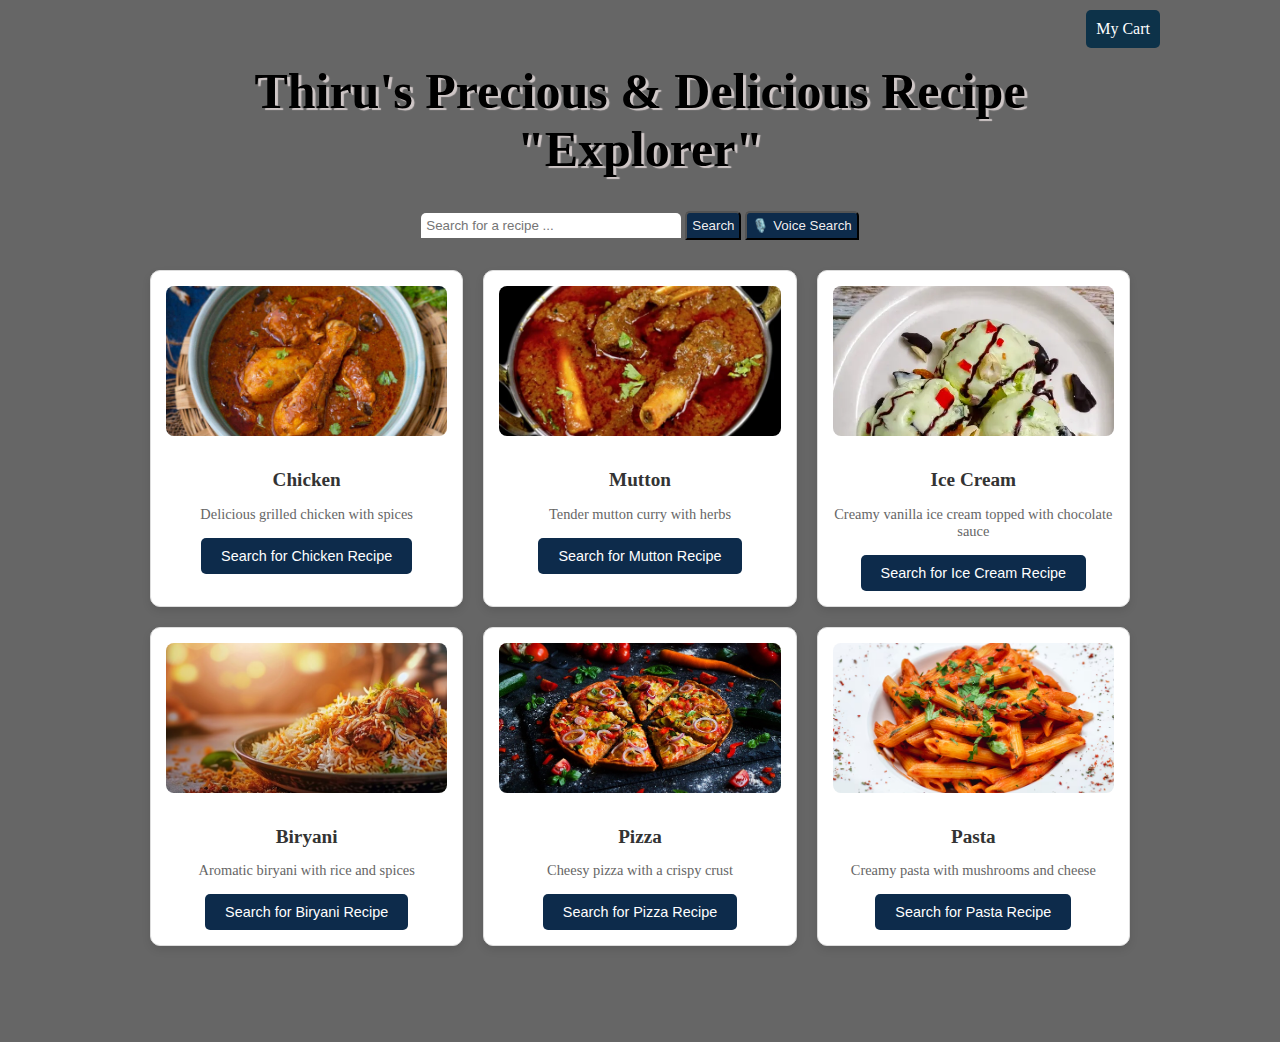
<file: index.html>
<!DOCTYPE html>
<html lang="en">
<head>
    <meta charset="UTF-8">
    <meta name="viewport" content="width=device-width, initial-scale=1.0">
     <meta property="og:title" content="Delicious Recipes - Discover Your Favorite Dishes" />
<meta property="og:description" content="Find step-by-step instructions for making mouth-watering recipes. Explore a variety of cuisines and start cooking like a pro!" />
<meta property="og:image" content="https://images.immediate.co.uk/production/volatile/sites/30/2020/08/chorizo-mozarella-gnocchi-bake-cropped-9ab73a3.jpg?quality=90&resize=556,505" />
<!-- <meta property="og:url" content="https://github-thiru.github.io/META-TAG/" /> -->
<meta property="og:type" content="website" />

    <title>Recipe Search</title>
    <link rel="stylesheet" href="style2.css">
</head>
<body>

    <div class="container">
        <h1>Thiru's Precious & Delicious Recipe "Explorer"</h1>

        
        <input type="text" id="searchinput" placeholder="Search for a recipe ..." />
        <button onclick="searchrecipe()">Search</button>
       <button id="voiceButton">🎙️ Voice Search</button>
   


       
        <div id="dynamic-food-cards" class="food-cards"></div>

       
        <div id="recipecontainer" class="items"></div>
    </div>

   
<button id="backButton" onclick="showDynamicFoodCards()" style="display: none;">Back</button>

<!-- <div id="dynamic-food-cards"></div> -->
<a href="./index3.html" class="redirect-link">My Cart</a>

<button id="logoutButton" style="display:none;" onclick="logout()">Logout</button>

<div id="cartContainer">
    <!-- <h2>Cart</h2> -->
    <ul id="cartItems"></ul>   <!-- This will list the items in the cart -->
</div>


<!--------------- -->





    <script src="script2.js"></script>
</body>
</html>
</file>
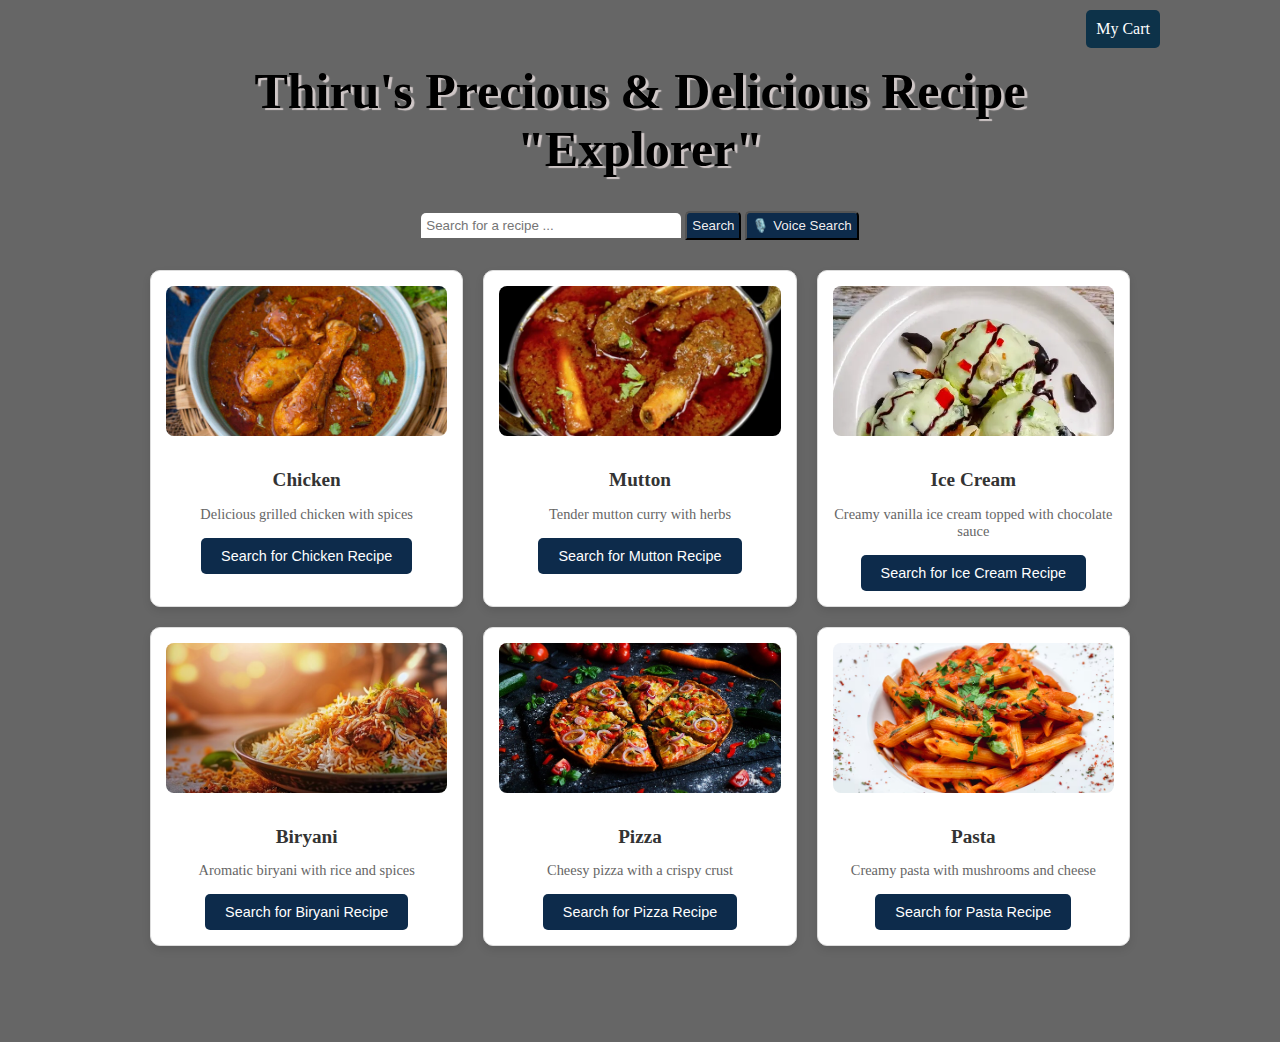
<file: index2.html>
<!DOCTYPE html>
<html lang="en">
<head>
    <meta charset="UTF-8">
    <meta name="viewport" content="width=device-width, initial-scale=1.0">
    <title>Recipe Search</title>
    <link rel="stylesheet" href="style2.css">
</head>
<body>

    <div class="container">
        <h1>Thiru's Precious & Delicious Recipe "Explorer"</h1>

        
        <input type="text" id="searchinput" placeholder="Search for a recipe ..." />
        <button onclick="searchrecipe()">Search</button>
       <button id="voiceButton">🎙️ Voice Search</button>
   


       
        <div id="dynamic-food-cards" class="food-cards"></div>

       
        <div id="recipecontainer" class="items"></div>
    </div>

   
<button id="backButton" onclick="showDynamicFoodCards()" style="display: none;">Back</button>

<!-- <div id="dynamic-food-cards"></div> -->
<a href="./index3.html" class="redirect-link">My Cart</a>

<button id="logoutButton" style="display:none;" onclick="logout()">Logout</button>

<div id="cartContainer">
    <!-- <h2>Cart</h2> -->
    <ul id="cartItems"></ul>   <!-- This will list the items in the cart -->
</div>


<!--------------- -->





    <script src="script2.js"></script>
</body>
</html>
</file>
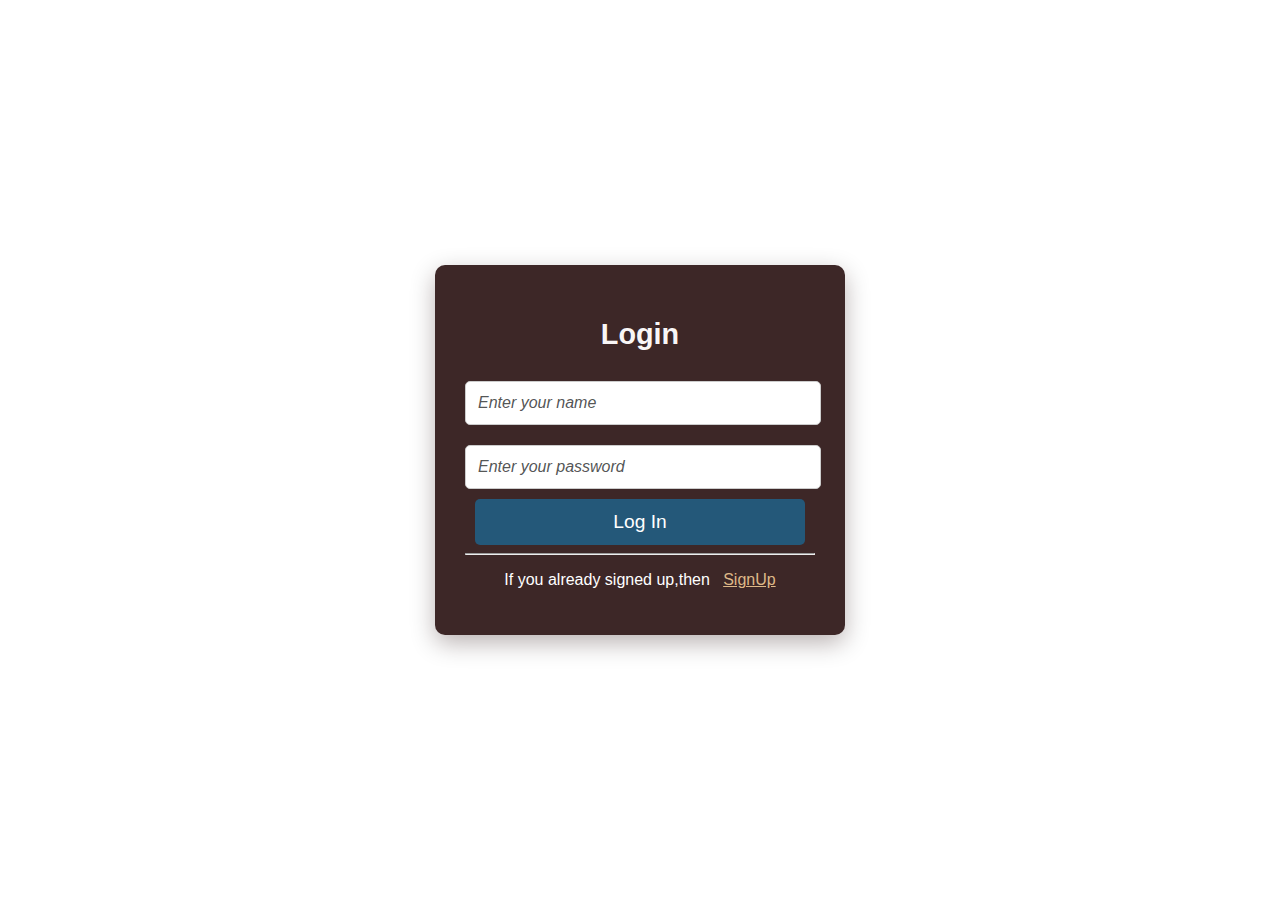
<file: login.html>
<!DOCTYPE html>
<html lang="en">

<head>
    <meta charset="UTF-8">
    <meta name="viewport" content="width=device-width, initial-scale=1.0">
    <title>Login</title>
    <style>
       
        body {
            margin: 0;
            padding: 0;
            font-family: Arial, sans-serif;
            display: flex;
            justify-content: center;
            align-items: center;
            height: 100vh;
            overflow: hidden;
        }



    
        .login-container {
            background: #3d2727;
          
            padding: 30px;
            border-radius: 10px;
            box-shadow: 0 8px 25px rgba(28, 2, 2, 0.3);
        
            text-align: center;
            width: 350px;
            z-index: 1;
        }

 
        .login-container h2 {
            margin-bottom: 20px;
            color: #f9f6f6;
            font-size: 1.8em;
            font-weight: bold;
        }

       
        .login-container input {
            width: calc(100% - 20px);
            padding: 12px;
            margin: 10px 0;
            border: 1px solid #ccc;
            border-radius: 5px;
            font-size: 1em;
            outline: none;
            transition: border 0.3s ease, box-shadow 0.3s ease;
        }



        .login-container input::placeholder {
            color: rgba(38, 40, 41, 0.8);
            font-style: italic;
        }


      
        .login-container button {
            width: calc(100% - 20px);
            padding: 12px;
            background: #245879;
            color: white;
            border: none;
            border-radius: 5px;
            font-size: 1.2em;
            cursor: pointer;
            transition: background 0.3s ease, transform 0.2s ease;
        }

       
        .login-container button:hover {
            background: #00000034;
            transform: scale(1.02);
         
        }

        .login-container p {
            color: white;
        }

        .login-container p a {
            color: burlywood;
        }

        .login-container p a:hover {
            color: rgb(242, 244, 239);
        }
    </style>
</head>

<body>
    <!-- Login Form -->
    <div class="login-container">
        <h2>Login</h2>
        <input type="text" id="username" name="username" required placeholder="Enter your name" pattern="[A-Za-z0-9]+">
        <input type="password" id="password" name="password" required placeholder="Enter your password">
        <button onclick="handleLogin()">Log In</button>
        <hr>
        <p>If you already signed up,then &nbsp;&nbsp;<a href="./signup.html">SignUp</a></p>
    </div>

  <!-- <script>

    const handleLogin=async()=>{
        let username=document.getElementById('username').value;
    let password=document.getElementById('password').value;
    // console.log(username,password)

    let res=await fetch("http://localhost:3000/users")
    let data=await res.json();
    // console.log(data)
    



data.forEach(ele => {
  if(ele.username === username && ele.password === password) {
    window.alert("login succes full");
    window.localStorage.setItem('isLoggedIn', 'true');
    window.location.href="http://127.0.0.1:5500/index2.html"
  }else{
    console.log("invalid data")
  }
});


document.getElementById('username').value = '';
document.getElementById('password').value = '';

    }
   

        




      
    </script> -->

    <script>
        const handleLogin = () => {
            let username = document.getElementById('username').value;
            let password = document.getElementById('password').value;

            // Get users from localStorage
            let users = JSON.parse(localStorage.getItem('users')) || [];

            // Check if the entered credentials match any stored user
            let validUser = users.find(user => user.username === username && user.password === password);

            if (validUser) {
                alert("Login successful!");
                // mywindow.close()
                localStorage.setItem('isLoggedIn', 'true');  // Set login status in localStorage
                window.location.href = "index.html";  
            } else {
                alert("Invalid credentials, please try again.");
            }

            // Clear the form
            document.getElementById('username').value = '';
            document.getElementById('password').value = '';
        };
    </script>

</body>

</html>
</file>
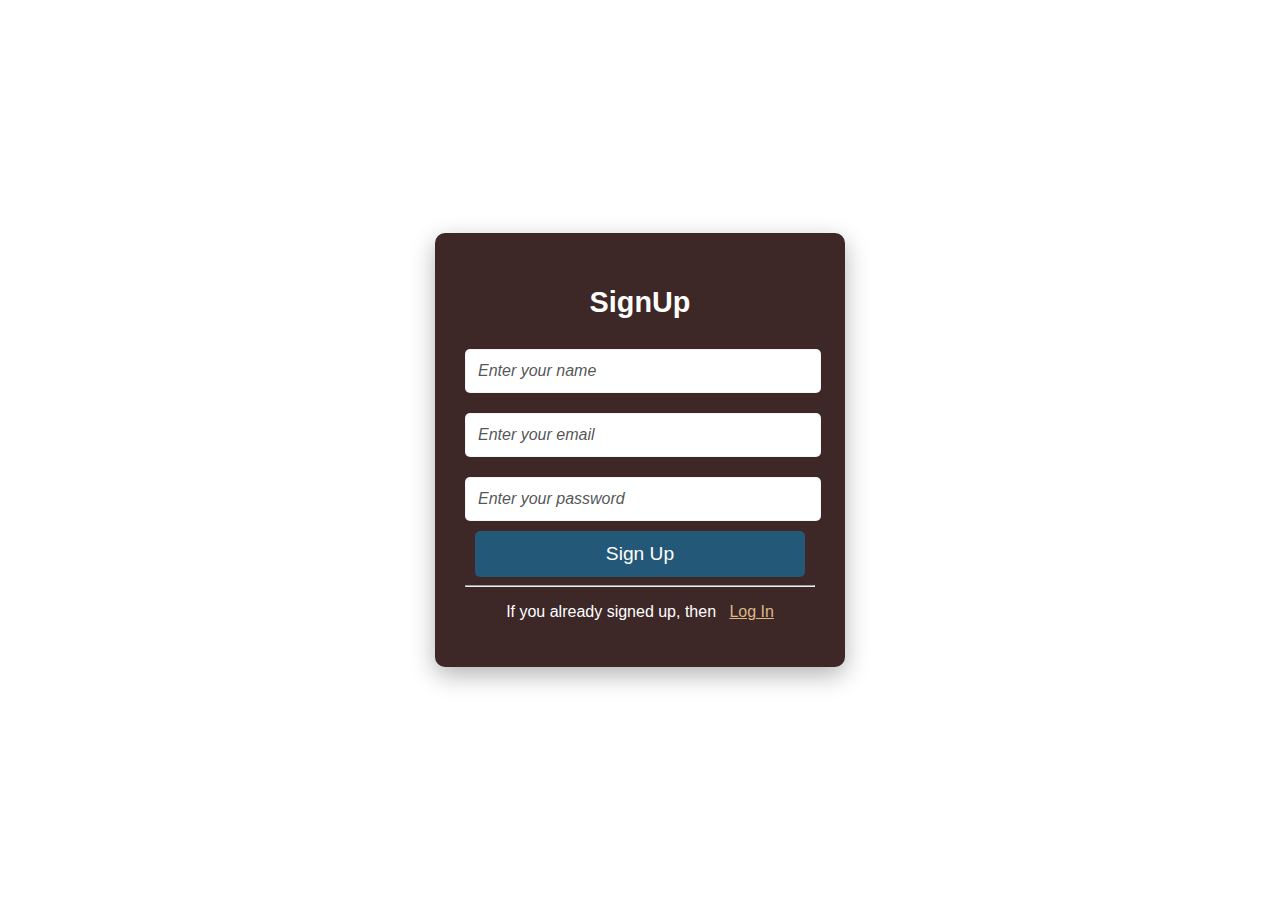
<file: signup.html>
<!DOCTYPE html>
<html lang="en">

<head>
    <meta charset="UTF-8">
    <meta name="viewport" content="width=device-width, initial-scale=1.0">
    <title>SignUp</title>
    <style>
        body {
            margin: 0;
            padding: 0;
            font-family: Arial, sans-serif;
            display: flex;
            justify-content: center;
            align-items: center;
            height: 100vh;
            overflow: hidden;
        }


        
        .signup-container {
            background: #3d2727;
           
            padding: 30px;
            border-radius: 10px;
            box-shadow: 0 8px 25px rgba(0, 0, 0, 0.3);
           
            text-align: center;
            width: 350px;
            z-index: 1;
        }

       
        .signup-container h2 {
            margin-bottom: 20px;
            color: #fefefe;
            font-size: 1.8em;
            font-weight: bold;
        }

     
        .signup-container input {
            width: calc(100% - 20px);
            padding: 12px;
            margin: 10px 0;
            border: 1px solid rgba(242, 243, 243, 0.893);
           
            border-radius: 5px;
            font-size: 1em;
            outline: none;

            color: #211f1f;
        
            transition: border 0.3s ease, box-shadow 0.3s ease;
        }

        
        .signup-container input::placeholder {
            color: rgba(38, 40, 41, 0.8);
          
            font-style: italic;
        }


        .signup-container input:focus {
            border-color: #040708;
            box-shadow: 0 0 8px rgba(52, 152, 219, 0.5);
          
        }

       
        .signup-container button {
            width: calc(100% - 20px);
            padding: 12px;
            background: #245879;
            color: white;
            border: none;
            border-radius: 5px;
            font-size: 1.2em;
            cursor: pointer;
            transition: background 0.3s ease, transform 0.2s ease;
        }

        
        .signup-container button:hover {
            background: #0f121389;
            transform: scale(1.02);
        }

        .signup-container p {
            color: white;
        }

        .signup-container p a {
            color: burlywood;

        }

        .signup-container p a:hover {
            color: rgb(242, 244, 239);

        } 

        
    </style>
</head>

<body>

    <div class="signup-container">
        <h2>SignUp</h2>
        <input type="text" id="username" name="username" required placeholder="Enter your name">
        <input type="email" id="email" name="useremail" required placeholder="Enter your email">
        <input type="password" id="password" name="password" required placeholder="Enter your password" >
        <button onclick="handleSignup()">Sign Up</button>
        <hr>
        <p>If you already signed up, then &nbsp;&nbsp;<a href="./login.html">Log In</a></p>
    </div>


    <script>
        const handleSignup =  () => {
            let username = document.getElementById('username').value;
            let email = document.getElementById('email').value;
            let password = document.getElementById('password').value;

            // Basic validation
            if (!username || !email || !password) {
                alert("All fields are required!");
                return;
            }

            // Create user object
            let userDetails = {
                username: username,
                email: email,
                password: password
            };

            // Check if there are any users stored in localStorage
            let users = JSON.parse(localStorage.getItem('users')) || [];

            // Add the new user to the list
            users.push(userDetails);

            // Store updated users array in localStorage
            localStorage.setItem('users', JSON.stringify(users));

            alert("Sign up successful!");
            window.location.href = "login.html";  // Redirect to login page
        };
    </script>

</body>

</html>
</file>
<file: style2.css>
body{
    background-color: #666;
}
.container {
    max-width: 1000px; 
    margin: 0 auto; 
    padding: 20px; 
    text-align: center;
}

.container h1 {    
    font-size:50px;
    text-shadow: 3px 2px 1px rgba(219, 211, 211, 0.899); 
}

h1{
    font-family: 'Playfair Display', serif;
    /* text-decoration: underline; */
    /* text-decoration-color: rgb(240, 237, 237); */
    /* text-decoration-thickness: -1px; */
}

input{
padding: 3px;
width:25% ;
border-top-right-radius: 5px;
border-top-left-radius: 5px;
border-style: none;
padding: 5px;
}
button{
    color: rgba(247, 243, 243, 0.978);
    background-color:#0d2b4b;
    padding: 5px;
    border-top-right-radius: 5px;
border-top-left-radius: 5px;
}



button:hover{
    background-color: #b30c2a;
}



#dynamic-food-cards {
    display: grid;
    grid-template-columns: repeat(auto-fit, minmax(250px, 1fr)); 
    gap: 20px; 
    margin-top: 20px; 
    padding: 10px; 
}


.food-card {
    background-color: #fff;
    border: 1px solid #ddd; 
    border-radius: 10px; 
    box-shadow: 0 4px 8px rgba(0, 0, 0, 0.1); 
    padding: 15px; 
    text-align: center; 
    transition: transform 0.3s ease, box-shadow 0.3s ease; 
}

.food-card:hover {
    transform: scale(0.95);
    box-shadow: 0 3px 09px rgba(238, 233, 233, 0.964); 
}


.food-card img {
    width: 100%; 
    height: 150px; 
    object-fit: cover; 
    border-radius: 8px; 
    margin-bottom: 10px; 
}


.food-card h3 {
    font-size: 1.2rem; 
    color: #333; 
    margin-bottom: 10px; 
}


.food-card p {
    font-size: 0.9rem; 
    color: #666; 
    margin-bottom: 15px; 
}

.food-card button {
    padding: 10px 20px; 
    background-color: #0d2b4b; 
    color: #fff; 
    border: none; 
    border-radius: 5px; 
    cursor: pointer; 
    font-size: 0.9rem; 
    transition: background-color 0.3s ease; 
}

.food-card button:hover {
    background-color: #39374d; 
}


#recipecontainer {
    display: grid;
    grid-template-columns: repeat(auto-fit, minmax(250px, 1fr)); 
    gap: 20px; 
    margin-top: 30px; 
    padding: 10px; 
}


.recipe {
    background-color: #fff;
    border: 1px solid #ddd;
    border-radius: 10px; 
    box-shadow: 0 4px 8px rgba(0, 0, 0, 0.1); 
    padding: 15px; 
    text-align: center; 
    transition: transform 0.3s ease, box-shadow 0.3s ease; 
}

.recipe:hover {
    transform: scale(1.05); 
    box-shadow: 0 6px 12px rgba(0, 0, 0, 0.2);
}


.recipe img {
    width: 100%; 
    height: 150px; 
    object-fit: cover; 
    border-radius: 8px; 
    margin-bottom: 10px; 
}


.recipe h2 {
    font-size: 1.2rem; 
    color: #030101; 
    margin-bottom: 10px; 
}

.recipe p {
    font-size: 0.9rem; 
    color: hwb(0 0% 100%); 
    margin-bottom: 10px; 
}


.recipe a {
    display: inline-block; 
    padding: 10px 15px; 
    background-color: #5d3605; 
    color: #fff; 
    text-decoration: none; 
    border-radius: 5px; 
    font-size: 0.9rem; 
    transition: background-color 0.3s ease; 
}

.recipe a:hover {
    background-color: #a1932c; 
}



#backButton {
    position: fixed; 
    top: 10px;       
    left: 10px;      
    padding: 10px 20px;
    background-color: #0d3249;
    color: white;
    border: none;
    border-radius: 5px;
    cursor: pointer;
    font-size: 16px;
    z-index:10;    
    transition: background-color 0.3s;
}

#backButton:hover {
    background-color:#b30c2a ;
}

/* ------------------ */
.redirect-link {
    position: fixed;      
    top: 10px;            
    right: 120px;         
    padding: 10px 10px;
    background-color: #0d3249;
    color: white;
    text-decoration: none; 
    font-size: 16px;
    border-radius: 5px;
    transition: background-color 0.3s;
    z-index: 100;        
}

.redirect-link:hover {
    background-color: #095584;  
}

/*------------------- Logout button style */
#logoutButton {
    position: fixed;     
    top: 10px;            
    right: 10px;          
    padding: 10px 20px;
    background-color: #0d3249;
    color: white;
    border: none;
    border-radius: 5px;
    cursor: pointer;
    font-size: 16px;
    z-index: 99;          
    transition: background-color 0.3s;
    box-shadow: 0 4px 8px rgba(0, 0, 0, 0.1);
}

#logoutButton:hover {
    background-color: #095584;
    box-shadow: 0 6px 12px rgba(0, 0, 0, 0.2);
}
</file>
